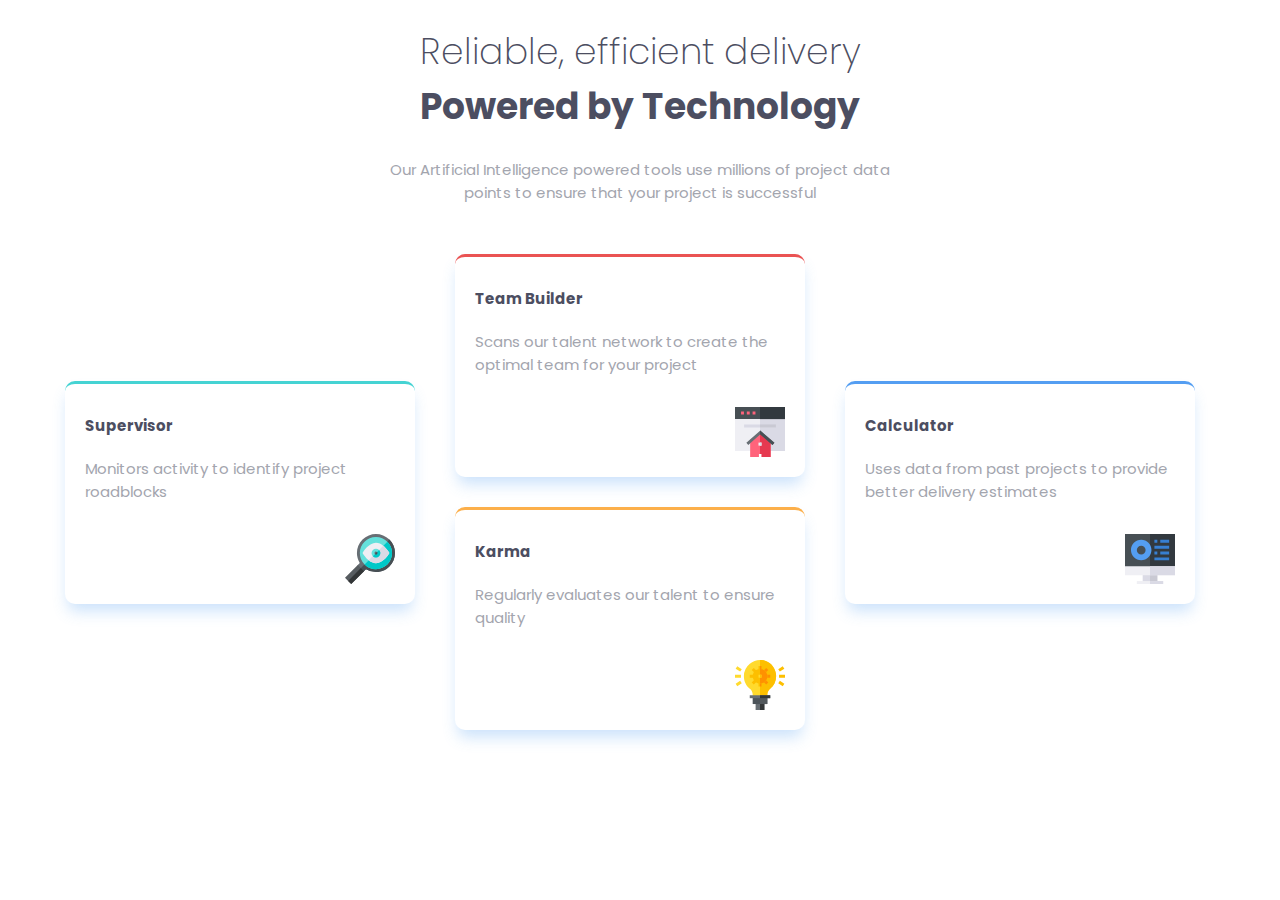
<file: four-card-feature-section/index.html>
<!DOCTYPE html>
<html lang="en">
  <head>
    <meta charset="UTF-8" />
    <meta name="viewport" content="width=device-width, initial-scale=1.0" />
    <!-- displays site properly based on user's device -->

    <link
      rel="icon"
      type="image/png"
      sizes="32x32"
      href="./images/favicon-32x32.png"
    />

    <title>Frontend Mentor | Four card feature section</title>

    <!-- google font -->
    <link rel="preconnect" href="https://fonts.googleapis.com" />
    <link rel="preconnect" href="https://fonts.gstatic.com" crossorigin />
    <link
      href="https://fonts.googleapis.com/css2?family=Poppins:ital,wght@0,200;0,400;0,600;1,200;1,400;1,600&display=swap"
      rel="stylesheet"
    />

    <!-- styling -->
    <link rel="stylesheet" href="./styles.css" />
  </head>
  <body>
    <main>
      <h1>Reliable, efficient delivery</h1>
      <h1>Powered by Technology</h1>
      <p>
        Our Artificial Intelligence powered tools use millions of project data
        points to ensure that your project is successful
      </p>
      <div>
        <div>
          <h4>Supervisor</h4>
          <p>Monitors activity to identify project roadblocks</p>
          <img src="images/icon-supervisor.svg" alt="Supervisor" />
        </div>

        <div>
          <h4>Team Builder</h4>
          <p>
            Scans our talent network to create the optimal team for your project
          </p>
          <img src="images/icon-team-builder.svg" alt="Team Builder" />
        </div>

        <div>
          <h4>Karma</h4>
          <p>Regularly evaluates our talent to ensure quality</p>
          <img src="images/icon-karma.svg" alt="Karma" />
        </div>

        <div>
          <h4>Calculator</h4>
          <p>
            Uses data from past projects to provide better delivery estimates
          </p>
          <img src="images/icon-calculator.svg" alt="Calculator" />
        </div>
      </div>
    </main>

    <footer style="display: none">
      <p class="attribution">
        Challenge by
        <a href="https://www.frontendmentor.io?ref=challenge" target="_blank"
          >Frontend Mentor</a
        >. Coded by <a href="#">Your Name Here</a>.
      </p>
    </footer>
  </body>
</html>
</file>
<file: four-card-feature-section/styles.css>
:root {
  /* primary color */
  --primary-red: hsl(0, 78%, 62%);
  --primary-cyan: hsl(180, 62%, 55%);
  --primary-orange: hsl(34, 97%, 64%);
  --primary-blue: hsl(212, 86%, 64%);

  /* neutral color */
  --neutral-dark-blue: hsl(234, 12%, 34%);
  --neutral-grayish-blue: hsl(229, 6%, 66%);
  --neutral-light-gray: hsl(0, 0%, 98%);

  /* font */
  font-size: 15px;
  font-family: 'Poppins', sans-serif;

}

.attribution {
  font-size: 11px;
  text-align: center;
}

.attribution a {
  color: hsl(228, 45%, 44%);
}

h1,
h4 {
  color: var(--neutral-dark-blue);
}

h1 {
  text-align: center;
}

h1:nth-child(1) {
  font-weight: 200;
  margin-bottom: 0;
  padding-bottom: 0;
  font-size: 2.4rem;
}

h1:nth-child(2) {
  margin-top: 0;
  font-size: 2.4rem;
}

h1:nth-child(2)+p {
  text-align: center;
  color: var(--neutral-grayish-blue);
  max-width: 500px;
  margin: auto;
}

h1:nth-child(2)+p+div>* {
  border-radius: 10px;
  box-shadow: 0px 10px 15px -3px hsla(212,
      86%,
      64%, 0.3);
  height: 200px;
  width: 310px;
  padding: 10px 20px;
  position: relative;
}

h1:nth-child(2)+p+div>* p {
  color: var(--neutral-grayish-blue);
  margin-top: 0;
}

h1:nth-child(2)+p+div div:nth-child(1) {
  border-top: 3px solid var(--primary-cyan);
}

h1:nth-child(2)+p+div div:nth-child(2) {
  border-top: 3px solid var(--primary-red);
}

h1:nth-child(2)+p+div div:nth-child(3) {
  margin-top: 10px;
  border-top: 3px solid var(--primary-orange);
}

h1:nth-child(2)+p+div div:nth-child(4) {
  border-top: 3px solid var(--primary-blue);
}

h1:nth-child(2)+p+div img {
  width: 50px;
  height: 50px;
  position: absolute;
  bottom: 20px;
  right: 20px;
}

@media (max-width: 1200px) {
  h1:nth-child(2)+p+div {
    display: flex;
    flex-direction: column;
    gap: 30px;
    justify-content: center;
    align-items: center;
    margin: 50px 30px;
    animation-name: fadeInLeft;
    animation-duration: 1s;
    animation-fill-mode: both;
  }

  h1:nth-child(2)+p+div>* {
    max-width: 280px;
    width: 100%;
  }

  h1:nth-child(1) {
    font-size: 1.75rem;
  }

  h1:nth-child(2) {
    font-size: 1.75rem;
  }

  h1:nth-child(2)+p {
    max-width: 300px;
    width: 100%;
  }

  @keyframes fadeInLeft {
    from {
      opacity: 0;
      transform: translateX(-100%);
    }

    to {
      opacity: 1
    }
  }
}

@media (min-width: 1200px) {
  body {
    overflow: hidden !important;
  }

  h1:nth-child(2)+p+div {
    margin: auto;
    margin-top: 50px;
    display: grid;
    grid-template-columns: repeat(3, 370px);
    row-gap: 20px;
    column-gap: 20px;
    align-items: center;
    justify-content: center;
    animation-name: fadeInBottom;
    animation-duration: 1s;
    animation-fill-mode: both;
  }

  h1:nth-child(2)+p+div div:nth-child(1) {
    grid-column-start: 1;
    grid-row-start: 1;
    grid-row-end: 3;
  }

  h1:nth-child(2)+p+div div:nth-child(3) {
    grid-column-start: 2;
    grid-row-start: 2;
    grid-row-end: 3;
  }

  h1:nth-child(2)+p+div div:nth-child(4) {
    grid-column-start: 3;
    grid-row-start: 1;
    grid-row-end: 3;
  }

  @keyframes fadeInBottom {
    from {
      opacity: 0;
      transform: translateY(100%);
    }

    to {
      opacity: 1
    }
  }
}
</file>
